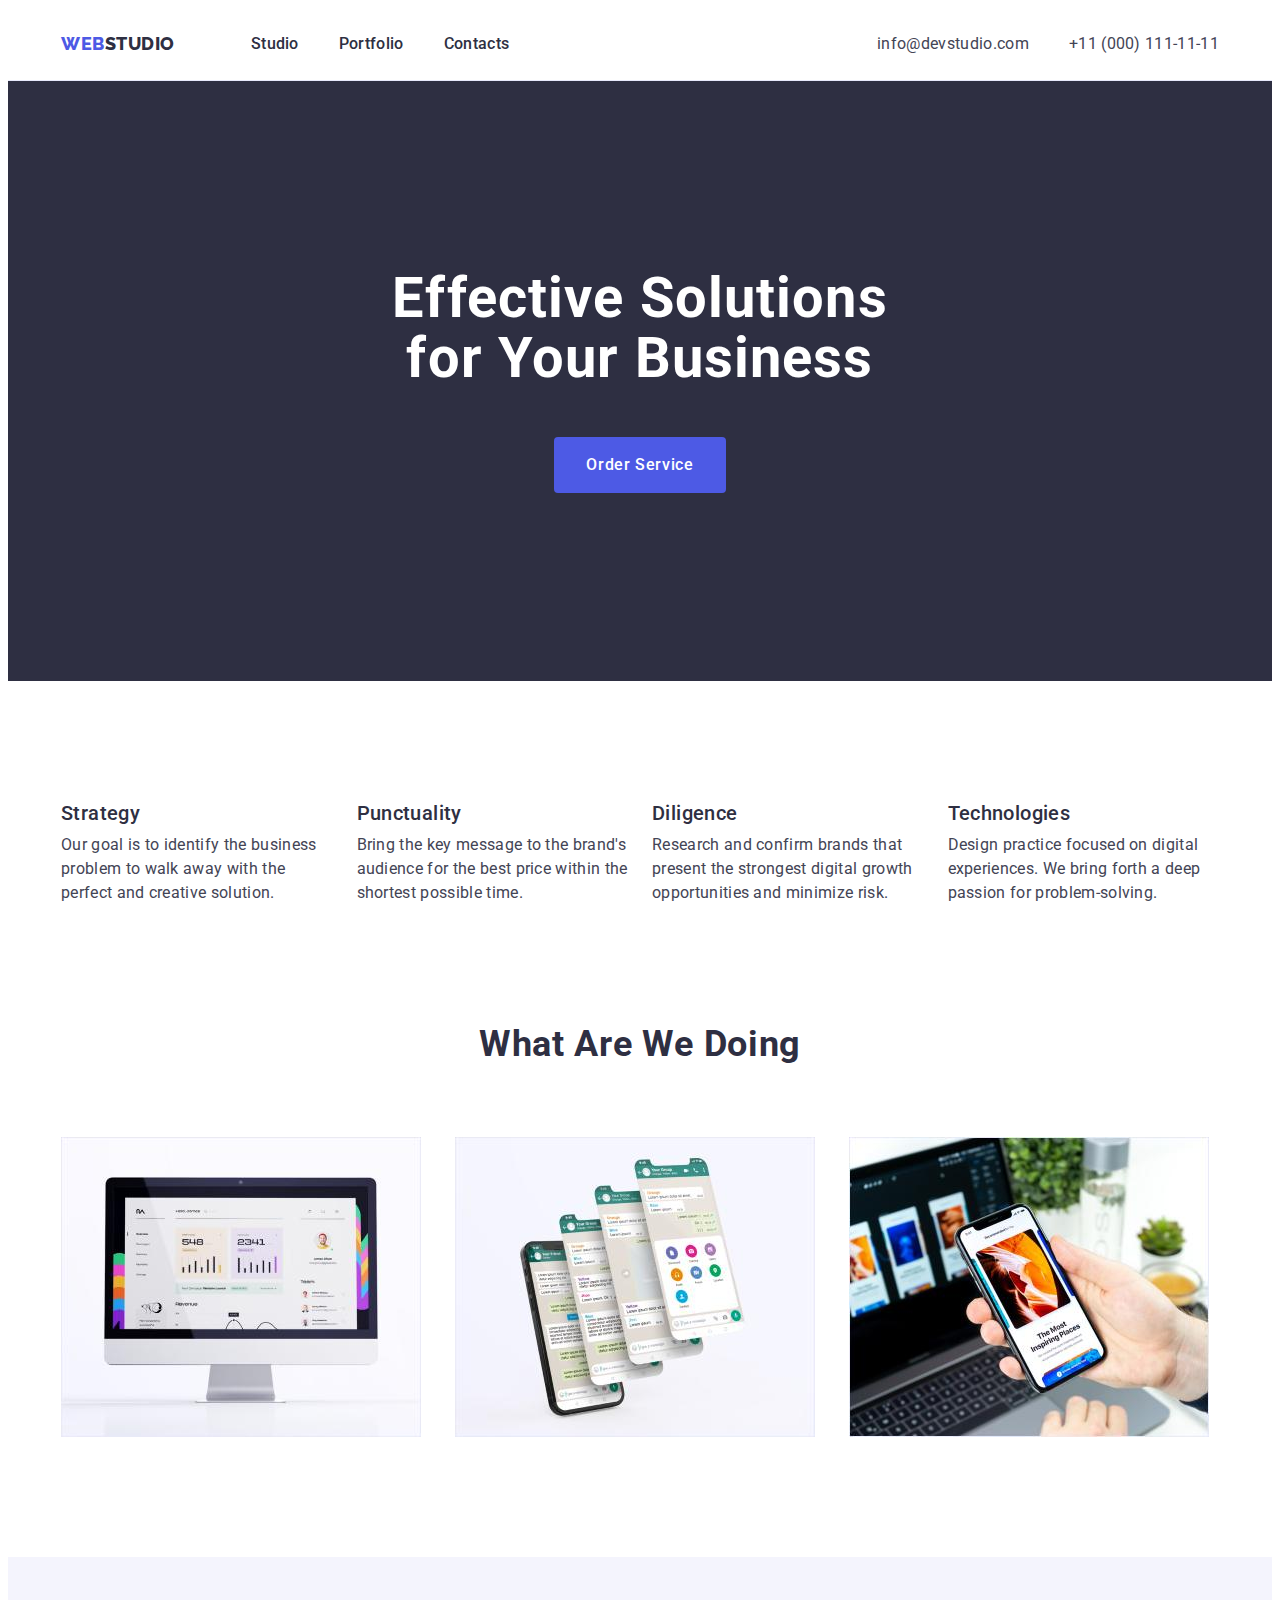
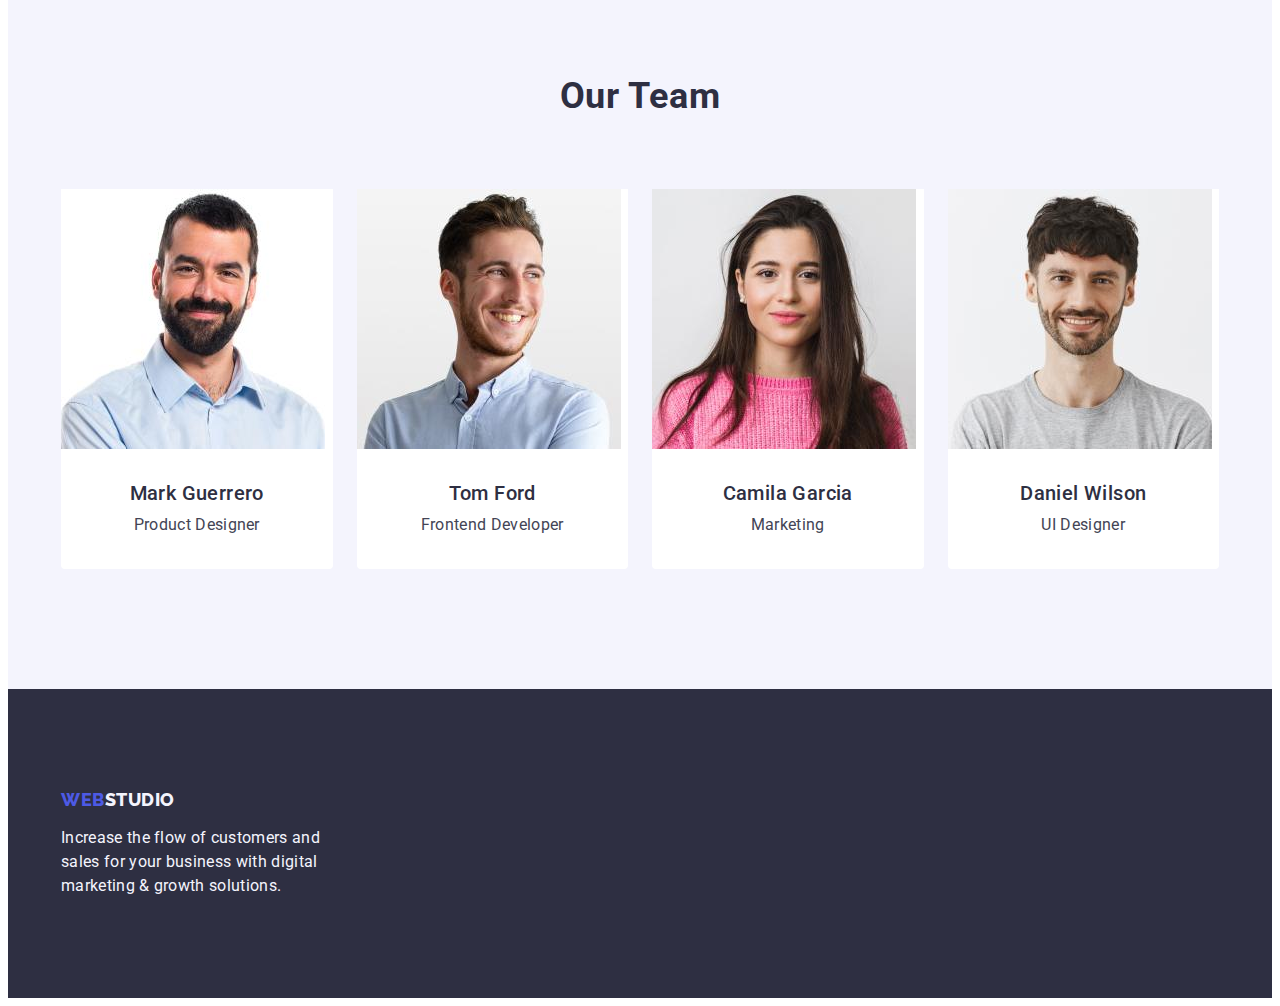
<file: index.html>
<!DOCTYPE html>
<html lang="en">
  <head>
    <meta charset="UTF-8" />
    <meta http-equiv="X-UA-Compatible" content="IE=edge" />
    <meta name="viewport" content="width=device-width, initial-scale=1.0" />
    <link rel="preconnect" href="https://fonts.googleapis.com" />
    <link rel="preconnect" href="https://fonts.gstatic.com" crossorigin />
    <link
      href="https://fonts.googleapis.com/css2?family=Raleway:wght@800&family=Roboto:wght@400;500;700&display=swap"
      rel="stylesheet"
    />
    <link
      rel="stylesheet"
      href="https://cdnjs.cloudflare.com/ajax/libs/modern-normalize/2.0.0/modern-normalize.min.css"
      integrity="sha512-4xo8blKMVCiXpTaLzQSLSw3KFOVPWhm/TRtuPVc4WG6kUgjH6J03IBuG7JZPkcWMxJ5huwaBpOpnwYElP/m6wg=="
      crossorigin="anonymous"
      referrerpolicy="no-referrer"
    />
    <link rel="stylesheet" href="./css/styles.css" />
    <title>WebStudio</title>
  </head>
  <body>
    <header class="page-header">
      <div class="container header-container">
        <nav class="header-navigation">
          <a href="./index.html" class="header-logo link"
            >Web<span class="header-logo-span">Studio</span></a
          >
          <ul class="header-menu list">
            <li class="header-menu-item">
              <a href="./index.html" class="header-menu-link link">Studio</a>
            </li>
            <li class="header-menu-item">
              <a href="./portfolio.html" class="header-menu-link link"
                >Portfolio</a
              >
            </li>
            <li class="header-menu-item">
              <a href="" class="header-menu-link link">Contacts</a>
            </li>
          </ul>
        </nav>
        <address class="header-address">
          <ul class="header-menu list">
            <li class="header-menu-item">
              <a
                href="mailto:info@devstudio.com"
                class="header-address-link link"
                >info@devstudio.com</a
              >
            </li>
            <li class="header-menu-item">
              <a href="tel:+110001111111" class="header-address-link link"
                >+11 (000) 111-11-11</a
              >
            </li>
          </ul>
        </address>
      </div>
    </header>

    <main>
      <section class="welcome">
        <div class="container">
          <h1 class="welcome-title">Effective Solutions for Your Business</h1>
          <button type="button" class="welcome-btn">Order Service</button>
        </div>
      </section>

      <section class="benefits">
        <div class="container">
          <h2 class="visually-hidden">Benefits</h2>
          <ul class="benefits-list list">
            <li class="benefits-list-item">
              <h3 class="benefits-list-title">Strategy</h3>
              <p class="benefits-list-text">
                Our goal is to identify the business problem to walk away with
                the perfect and creative solution.
              </p>
            </li>
            <li class="benefits-list-item">
              <h3 class="benefits-list-title">Punctuality</h3>
              <p class="benefits-list-text">
                Bring the key message to the brand's audience for the best price
                within the shortest possible time.
              </p>
            </li>
            <li class="benefits-list-item">
              <h3 class="benefits-list-title">Diligence</h3>
              <p class="benefits-list-text">
                Research and confirm brands that present the strongest digital
                growth opportunities and minimize risk.
              </p>
            </li>
            <li class="benefits-list-item">
              <h3 class="benefits-list-title">Technologies</h3>
              <p class="benefits-list-text">
                Design practice focused on digital experiences. We bring forth a
                deep passion for problem-solving.
              </p>
            </li>
          </ul>
        </div>
      </section>

      <section class="aboutus">
        <div class="container">
          <h2 class="aboutus-title">What are we doing</h2>
          <ul class="aboutus-list list">
            <li class="aboutus-list-item">
              <img
                src="./images/img_1.jpg"
                alt="Desktop design"
                width="360"
                height="300"
              />
            </li>
            <li class="aboutus-list-item">
              <img
                src="./images/img_2.jpg"
                alt="Mobile applications design"
                width="360"
                height="300"
              />
            </li>
            <li class="aboutus-list-item">
              <img
                src="./images/img_3.jpg"
                alt="Mobile applicatons+desktop design"
                width="360"
                height="300"
              />
            </li>
          </ul>
        </div>
      </section>

      <section class="team">
        <div class="container">
          <h2 class="team-title">Our Team</h2>
          <ul class="team-list list">
            <li class="team-list-item">
              <img
                src="./images/person_1.jpg"
                alt="Mark Guerrero"
                width="264"
                height="260"
                class="team-img"
              />
              <div class="team-member">
                <h3 class="team-list-item-subtitle">Mark Guerrero</h3>
                <p class="team-list-item-text">Product Designer</p>
              </div>
            </li>
            <li class="team-list-item">
              <img
                src="./images/person_2.jpg"
                alt="Tom Ford"
                width="264"
                height="260"
                class="team-img"
              />
              <div class="team-member">
                <h3 class="team-list-item-subtitle">Tom Ford</h3>
                <p class="team-list-item-text">Frontend Developer</p>
              </div>
            </li>
            <li class="team-list-item">
              <img
                src="./images/person_3.jpg"
                alt="Camila Garcia"
                width="264"
                height="260"
                class="team-img"
              />
              <div class="team-member">
                <h3 class="team-list-item-subtitle">Camila Garcia</h3>
                <p class="team-list-item-text">Marketing</p>
              </div>
            </li>

            <li class="team-list-item">
              <img
                src="./images/person_4.jpg"
                alt="Daniel Wilson"
                width="264"
                height="260"
                class="team-img"
              />
              <div class="team-member">
                <h3 class="team-list-item-subtitle">Daniel Wilson</h3>
                <p class="team-list-item-text">UI Designer</p>
              </div>
            </li>
          </ul>
        </div>
      </section>
    </main>

    <footer class="page-footer">
      <div class="container">
        <a href="./index.html" class="footer-logo link"
          >Web<span class="footer-logo-span">Studio</span></a
        >
        <p class="footer-text">
          Increase the flow of customers and sales for your business with
          digital marketing & growth solutions.
        </p>
      </div>
    </footer>
  </body>
</html>
</file>
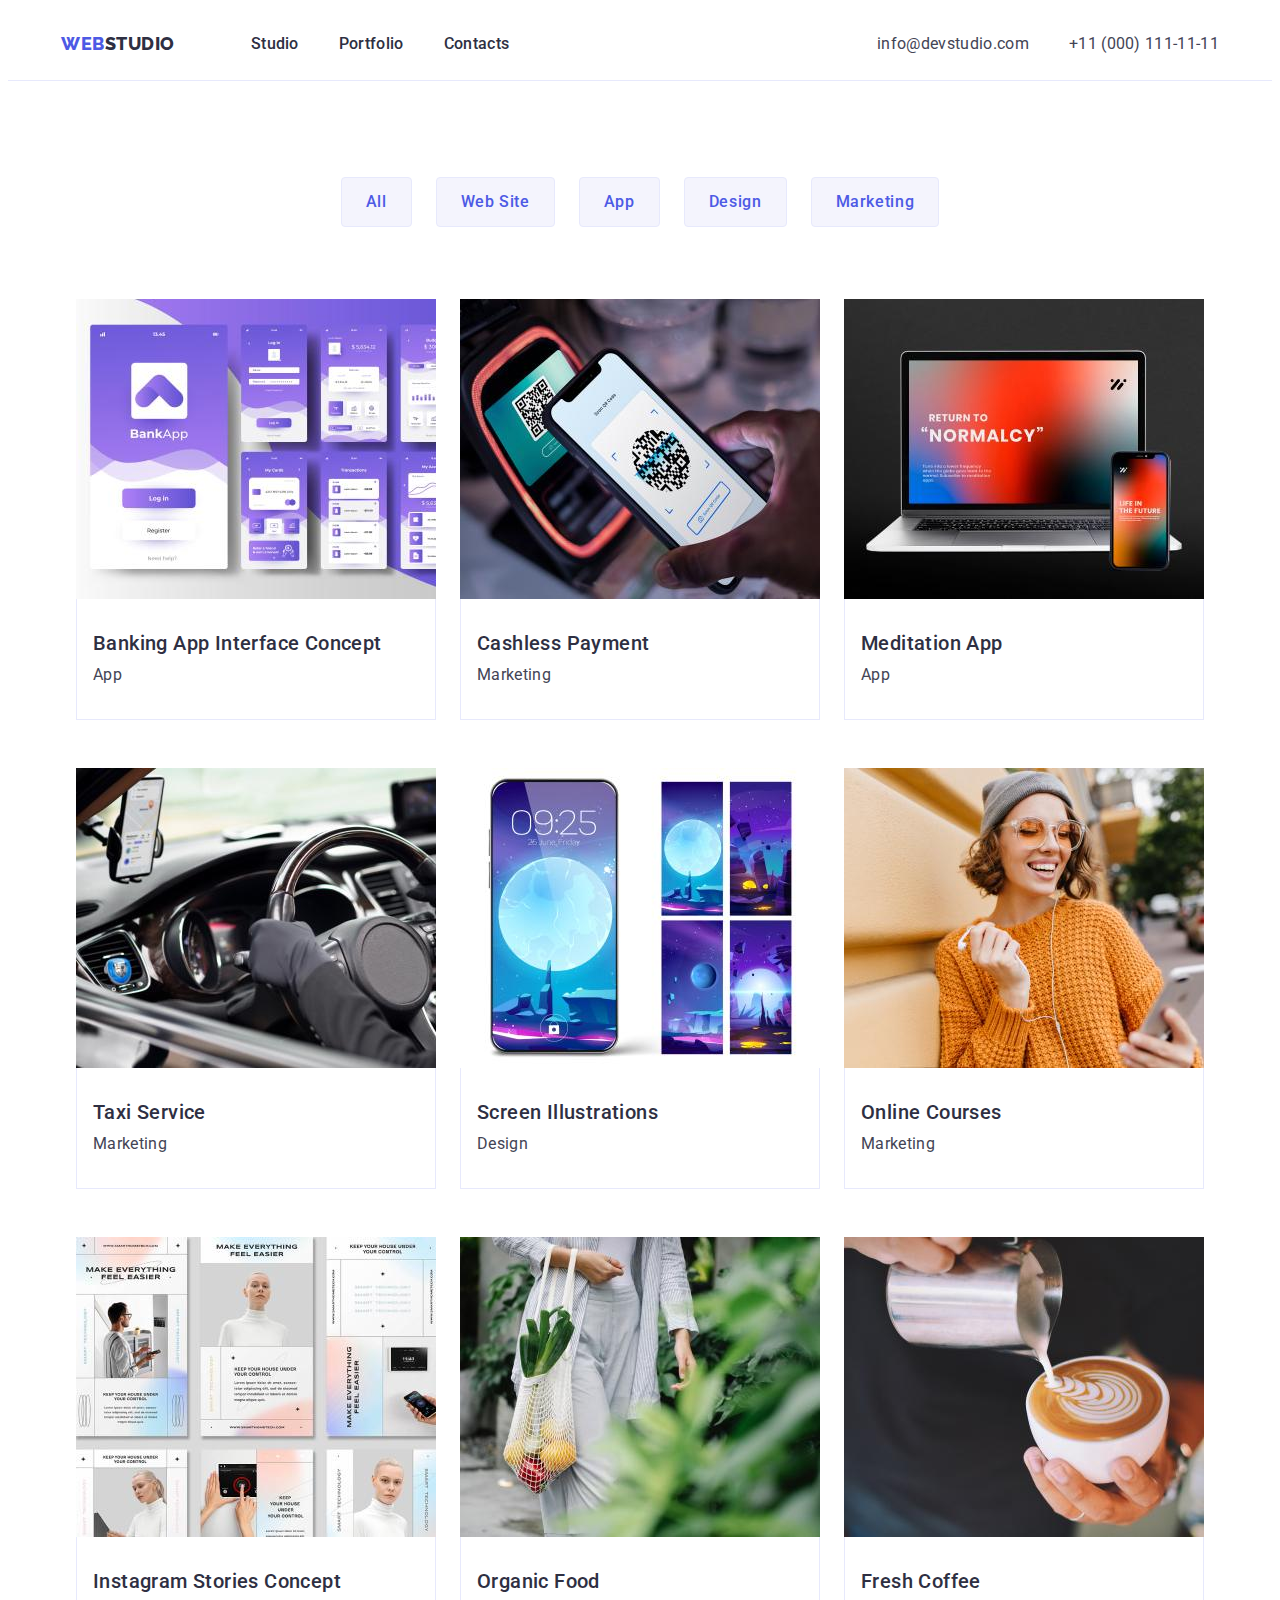
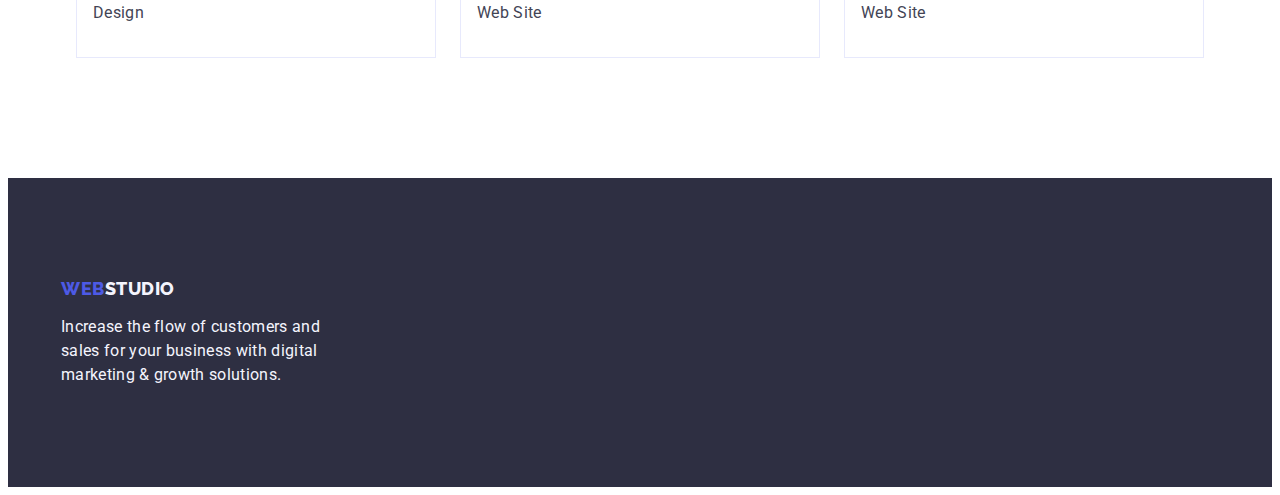
<file: portfolio.html>
<!DOCTYPE html>
<html lang="en">
  <head>
    <meta charset="UTF-8" />
    <meta http-equiv="X-UA-Compatible" content="IE=edge" />
    <meta name="viewport" content="width=device-width, initial-scale=1.0" />
    <link rel="preconnect" href="https://fonts.googleapis.com" />
    <link rel="preconnect" href="https://fonts.gstatic.com" crossorigin />
    <link
      href="https://fonts.googleapis.com/css2?family=Raleway:wght@800&family=Roboto:wght@400;500;700&display=swap"
      rel="stylesheet"
    />
    <link
      rel="stylesheet"
      href="https://cdnjs.cloudflare.com/ajax/libs/modern-normalize/2.0.0/modern-normalize.min.css"
      integrity="sha512-4xo8blKMVCiXpTaLzQSLSw3KFOVPWhm/TRtuPVc4WG6kUgjH6J03IBuG7JZPkcWMxJ5huwaBpOpnwYElP/m6wg=="
      crossorigin="anonymous"
      referrerpolicy="no-referrer"
    />
    <link rel="stylesheet" href="./css/styles.css" />
    <title>WebStudio Portfolio</title>
  </head>
  <body>
    <header class="page-header">
      <div class="container header-container">
        <nav class="header-navigation">
          <a href="./index.html" class="header-logo link"
            >Web<span class="header-logo-span">Studio</span></a
          >
          <ul class="header-menu list">
            <li class="header-menu-item">
              <a href="./index.html" class="header-menu-link link">Studio</a>
            </li>
            <li class="header-menu-item">
              <a href="./portfolio.html" class="header-menu-link link"
                >Portfolio</a
              >
            </li>
            <li class="header-menu-item">
              <a href="" class="header-menu-link link">Contacts</a>
            </li>
          </ul>
        </nav>
        <address class="header-address">
          <ul class="header-menu list">
            <li class="header-menu-item">
              <a
                href="mailto:info@devstudio.com"
                class="header-address-link link"
                >info@devstudio.com</a
              >
            </li>
            <li class="header-menu-item">
              <a href="tel:+110001111111" class="header-address-link link"
                >+11 (000) 111-11-11</a
              >
            </li>
          </ul>
        </address>
      </div>
    </header>

    <main>
      <section class="portfolio-projects">
        <div class="container portfolio-container">
          <h1 class="visually-hidden">Portfolio filter</h1>
          <ul class="portfolio-filter-list list">
            <li class="filter-list-item">
              <button type="button" class="filter-list-btn">All</button>
            </li>
            <li class="filter-list-item">
              <button type="button" class="filter-list-btn">Web Site</button>
            </li>
            <li class="filter-list-item">
              <button type="button" class="filter-list-btn">App</button>
            </li>
            <li class="filter-list-item">
              <button type="button" class="filter-list-btn">Design</button>
            </li>
            <li class="filter-list-item">
              <button type="button" class="filter-list-btn">Marketing</button>
            </li>
          </ul>

          <ul class="portfolio-projects-list list">
            <li class="projects-list-item">
              <a href="" class="projects-links link"
                ><img
                  src="./images/portfolio_1.jpg"
                  alt="Concept of banking application interface"
                  width="360"
                  height="300"
                />
                <div class="project-item-container">
                  <h2 class="projects-list-title">
                    Banking App Interface Concept
                  </h2>
                  <p class="projects-list-text">App</p>
                </div></a
              >
            </li>
            <li class="projects-list-item">
              <a href="" class="projects-links link"
                ><img
                  src="./images/portfolio_2.jpg"
                  alt="Example of cashless payment on iPhone"
                  width="360"
                  height="300"
                />
                <div class="project-item-container">
                  <h2 class="projects-list-title">Cashless Payment</h2>
                  <p class="projects-list-text">Marketing</p>
                </div></a
              >
            </li>
            <li class="projects-list-item">
              <a href="" class="projects-links link"
                ><img
                  src="./images/portfolio_3.jpg"
                  alt="Meditation application on laptop and smartphone"
                  width="360"
                  height="300"
                />
                <div class="project-item-container">
                  <h2 class="projects-list-title">Meditation App</h2>
                  <p class="projects-list-text">App</p>
                </div></a
              >
            </li>
            <li class="projects-list-item">
              <a href="" class="projects-links link"
                ><img
                  src="./images/portfolio_4.jpg"
                  alt="A person driving taxi car using application"
                  width="360"
                  height="300"
                />
                <div class="project-item-container">
                  <h2 class="projects-list-title">Taxi Service</h2>
                  <p class="projects-list-text">Marketing</p>
                </div></a
              >
            </li>
            <li class="projects-list-item">
              <a href="" class="projects-links link"
                ><img
                  src="./images/portfolio_5.jpg"
                  alt="Examples of screen illustrations"
                  width="360"
                  height="300"
                />
                <div class="project-item-container">
                  <h2 class="projects-list-title">Screen Illustrations</h2>
                  <p class="projects-list-text">Design</p>
                </div></a
              >
            </li>
            <li class="projects-list-item">
              <a href="" class="projects-links link"
                ><img
                  src="./images/portfolio_6.jpg"
                  alt="A woman listening to the webinars"
                  width="360"
                  height="300"
                />
                <div class="project-item-container">
                  <h2 class="projects-list-title">Online Courses</h2>
                  <p class="projects-list-text">Marketing</p>
                </div></a
              >
            </li>
            <li class="projects-list-item">
              <a href="" class="projects-links link"
                ><img
                  src="./images/portfolio_7.jpg"
                  alt="Examples of Instagram stories"
                  width="360"
                  height="300"
                />
                <div class="project-item-container">
                  <h2 class="projects-list-title">Instagram Stories Concept</h2>
                  <p class="projects-list-text">Design</p>
                </div></a
              >
            </li>
            <li class="projects-list-item">
              <a href="" class="projects-links link"
                ><img
                  src="./images/portfolio_8.jpg"
                  alt="A package of groceries"
                  width="360"
                  height="300"
                />
                <div class="project-item-container">
                  <h2 class="projects-list-title">Organic Food</h2>
                  <p class="projects-list-text">Web Site</p>
                </div></a
              >
            </li>
            <li class="projects-list-item">
              <a href="" class="projects-links link"
                ><img
                  src="./images/portfolio_9.jpg"
                  alt="Coffee making"
                  width="360"
                  height="300"
                />
                <div class="project-item-container">
                  <h2 class="projects-list-title">Fresh Coffee</h2>
                  <p class="projects-list-text">Web Site</p>
                </div></a
              >
            </li>
          </ul>
        </div>
      </section>
    </main>

    <footer class="page-footer">
      <div class="container footer-container">
        <a href="./index.html" class="footer-logo link"
          >Web<span class="footer-logo-span">Studio</span></a
        >
        <p class="footer-text">
          Increase the flow of customers and sales for your business with
          digital marketing & growth solutions.
        </p>
      </div>
    </footer>
  </body>
</html>
</file>
<file: css/styles.css>
:root {
  --primary-brand-color: #4d5ae5;
  --pressed-state-color: #404bbf;
  --main-header-color: #2e2f42;
  --main-text-color: #434455;
  --alternative-white-color: #f4f4fd;
  --accent-white-color: #e7e9fc;
  --white-color: #ffffff;
}

body {
  font-family: "Roboto", sans-serif;
  color: var(--main-text-color);
  background-color: var(--white-color);
}
.link {
  text-decoration: none;
}
.list {
  list-style-type: none;
  margin-top: 0;
  margin-bottom: 0;
  padding-left: 0;
}
.visually-hidden {
  position: absolute;
  width: 1px;
  height: 1px;
  margin: -1px;
  border: 0;
  padding: 0;
  white-space: nowrap;
  clip-path: inset(100%);
  clip: rect(0 0 0 0);
  overflow: hidden;
}

p,
h1,
h2,
h3,
h4,
h5,
h6 {
  margin-top: 0;
  margin-bottom: 0;
}

img {
  display: block;
}

.container {
  width: 100%;
  max-width: 1158px;
  padding-left: 15px;
  padding-right: 15px;
  margin: 0 auto;
}

/*-----------HEADER--------------*/
.page-header {
  border-bottom: 1px solid #e7e9fc;
}
.header-container {
  display: flex;
  align-items: center;
}

.header-address {
  font-style: normal;
  display: flex;
  align-items: center;
}

.header-navigation {
  display: flex;
  align-items: center;
  flex-grow: 1;
}

.header-logo {
  font-family: "Raleway", sans-serif;
  font-weight: 800;
  font-size: 18px;
  line-height: 1.17;
  letter-spacing: 0.03em;
  text-transform: uppercase;
  color: var(--primary-brand-color);
  text-decoration: none;
  display: flex;
  align-items: center;
  margin-right: 76px;
}

.header-menu {
  display: flex;
  align-items: center;
  gap: 40px;
}
.header-menu-item {
  padding: 24px 0;
}

.header-menu-link {
  padding: 24px 0;
}

.header-logo-span {
  color: var(--main-header-color);
}

.header-menu-link {
  font-weight: 500;
  font-size: 16px;
  line-height: 1.5;
  letter-spacing: 0.02em;
  color: var(--main-header-color);
}

.header-address-link {
  font-weight: 400;
  font-size: 16px;
  line-height: 1.5;
  letter-spacing: 0.02em;
  color: var(--main-text-color);
}

.header-menu-link:hover,
.header-menu-link:focus {
  color: var(--pressed-state-color);
}

.header-address-link:hover,
.header-address-link:focus {
  color: var(--pressed-state-color);
}

/*------------WELCOME SECTION--------------*/
.welcome {
  padding: 188px 0;
  background-color: var(--main-header-color);
}

.welcome-title {
  font-weight: 700;
  font-size: 56px;
  line-height: 1.07;
  text-align: center;
  letter-spacing: 0.02em;
  color: var(--white-color);
  max-width: 496px;
  margin: 0 auto;
  margin-bottom: 48px;
}

.welcome-btn {
  font-family: "Roboto", sans-serif;
  font-weight: 500;
  font-size: 16px;
  line-height: 1.5;
  letter-spacing: 0.04em;
  color: var(--white-color);
  background-color: var(--primary-brand-color);
  cursor: pointer;
  display: block;
  border-radius: 4px;
  border: none;
  padding: 16px 32px;
  margin: 0 auto;
  min-width: 169px;
}

.welcome-btn:hover,
.welcome-btn:focus {
  background-color: var(--pressed-state-color);
}

/*----------------BENEFITS--------------*/
.benefits {
  padding: 120px 0;
}
.benefits-list {
  display: flex;
  gap: 24px;
}

.benefits-list-item {
  width: calc((100% - 72px) / 4);
}
.benefits-list-title {
  font-weight: 500;
  font-size: 20px;
  line-height: 1.2;
  letter-spacing: 0.02em;
  color: var(--main-header-color);
  margin-bottom: 8px;
}

.benefits-list-text {
  font-size: 16px;
  line-height: 1.5;
  letter-spacing: 0.02em;
  color: var(--main-text-color);
  max-width: 264;
}

/*----------ABOUT US------------*/
.aboutus {
  padding-bottom: 120px;
}
.aboutus-title {
  font-weight: 700;
  font-size: 36px;
  line-height: 1.11;
  text-align: center;
  letter-spacing: 0.02em;
  text-transform: capitalize;
  color: var(--main-header-color);
  margin-bottom: 72px;
}

.aboutus-list {
  display: flex;
  gap: 24px;
}

.aboutus-list-item {
  width: calc((100% - 48px) / 3);
}

/*------------OUR TEAM------------------*/
.team {
  padding: 120px 0;
  background-color: var(--alternative-white-color);
}

.team-list {
  display: flex;
  gap: 24px;
}

.team-list-item {
  background-color: var(--white-color);
  width: calc((100% - 72px) / 4);
  border-radius: 0px 0px 4px 4px;
}

.team-title {
  font-weight: 700;
  font-size: 36px;
  line-height: 1.11;
  text-align: center;
  letter-spacing: 0.02em;
  color: var(--main-header-color);
  text-transform: capitalize;
  margin-bottom: 72px;
}

.team-list-item-subtitle {
  font-weight: 500;
  font-size: 20px;
  line-height: 1.2;
  text-align: center;
  letter-spacing: 0.02em;
  color: var(--main-header-color);
  text-align: center;
  margin-bottom: 8px;
}

.team-list-item-text {
  font-size: 16px;
  line-height: 1.5;
  text-align: center;
  letter-spacing: 0.02em;
  color: var(--main-text-color);
  text-align: center;
}

.team-member {
  padding: 32px 16px;
}

/*-------------------FOOTER----------------*/
.page-footer {
  padding: 100px 0;
  background-color: var(--main-header-color);
}

.footer-text {
  font-size: 16px;
  line-height: 1.5;
  letter-spacing: 0.02em;
  color: var(--alternative-white-color);
  max-width: 264px;
}

.footer-logo {
  font-family: "Raleway", sans-serif;
  font-style: normal;
  font-weight: 800;
  font-size: 18px;
  line-height: 1.17;
  letter-spacing: 0.03em;
  text-transform: uppercase;
  color: var(--primary-brand-color);
  display: inline-block;
  margin-bottom: 16px;
}

.footer-logo-span {
  color: var(--alternative-white-color);
}

/*----------PORTFOLIO FILTER--------------*/
.portfolio-projects {
  padding-top: 96px;
  padding-bottom: 120px;
}

.portfolio-filter-list {
  display: flex;
  gap: 24px;
  align-items: center;
  justify-content: center;
  margin-bottom: 72px;
}

.filter-list-btn {
  font-family: "Roboto", sans-serif;
  font-weight: 500;
  font-size: 16px;
  line-height: 1.5;
  text-align: center;
  letter-spacing: 0.04em;
  color: var(--primary-brand-color);
  background-color: var(--alternative-white-color);
  border: 1px solid var(--accent-white-color);
  cursor: pointer;
  padding: 12px 24px;
  border-radius: 4px;
  border: 1px solid #e7e9fc;
}

.filter-list-btn:hover,
.filter-list-btn:focus {
  color: var(--white-color);
  background-color: var(--pressed-state-color);
  border: 1px solid transparent;
}

/*------------PORTFOLIO PROJECTS---------------*/

.portfolio-projects-list {
  display: flex;
  flex-wrap: wrap;
  column-gap: 24px;
  row-gap: 48px;
  justify-content: center;
}

.projects-list-title {
  font-weight: 500;
  font-size: 20px;
  line-height: 1.2;
  letter-spacing: 0.02em;
  margin-bottom: 8px;
  color: var(--main-header-color);
}

.projects-list-text {
  font-size: 16px;
  line-height: 1.5;
  letter-spacing: 0.02em;
  color: var(--main-text-color);
}

.projects-list-item {
}

.project-item-container {
  padding: 32px 16px;
  border: 1px solid #e7e9fc;
  border-top: none;
}
</file>
